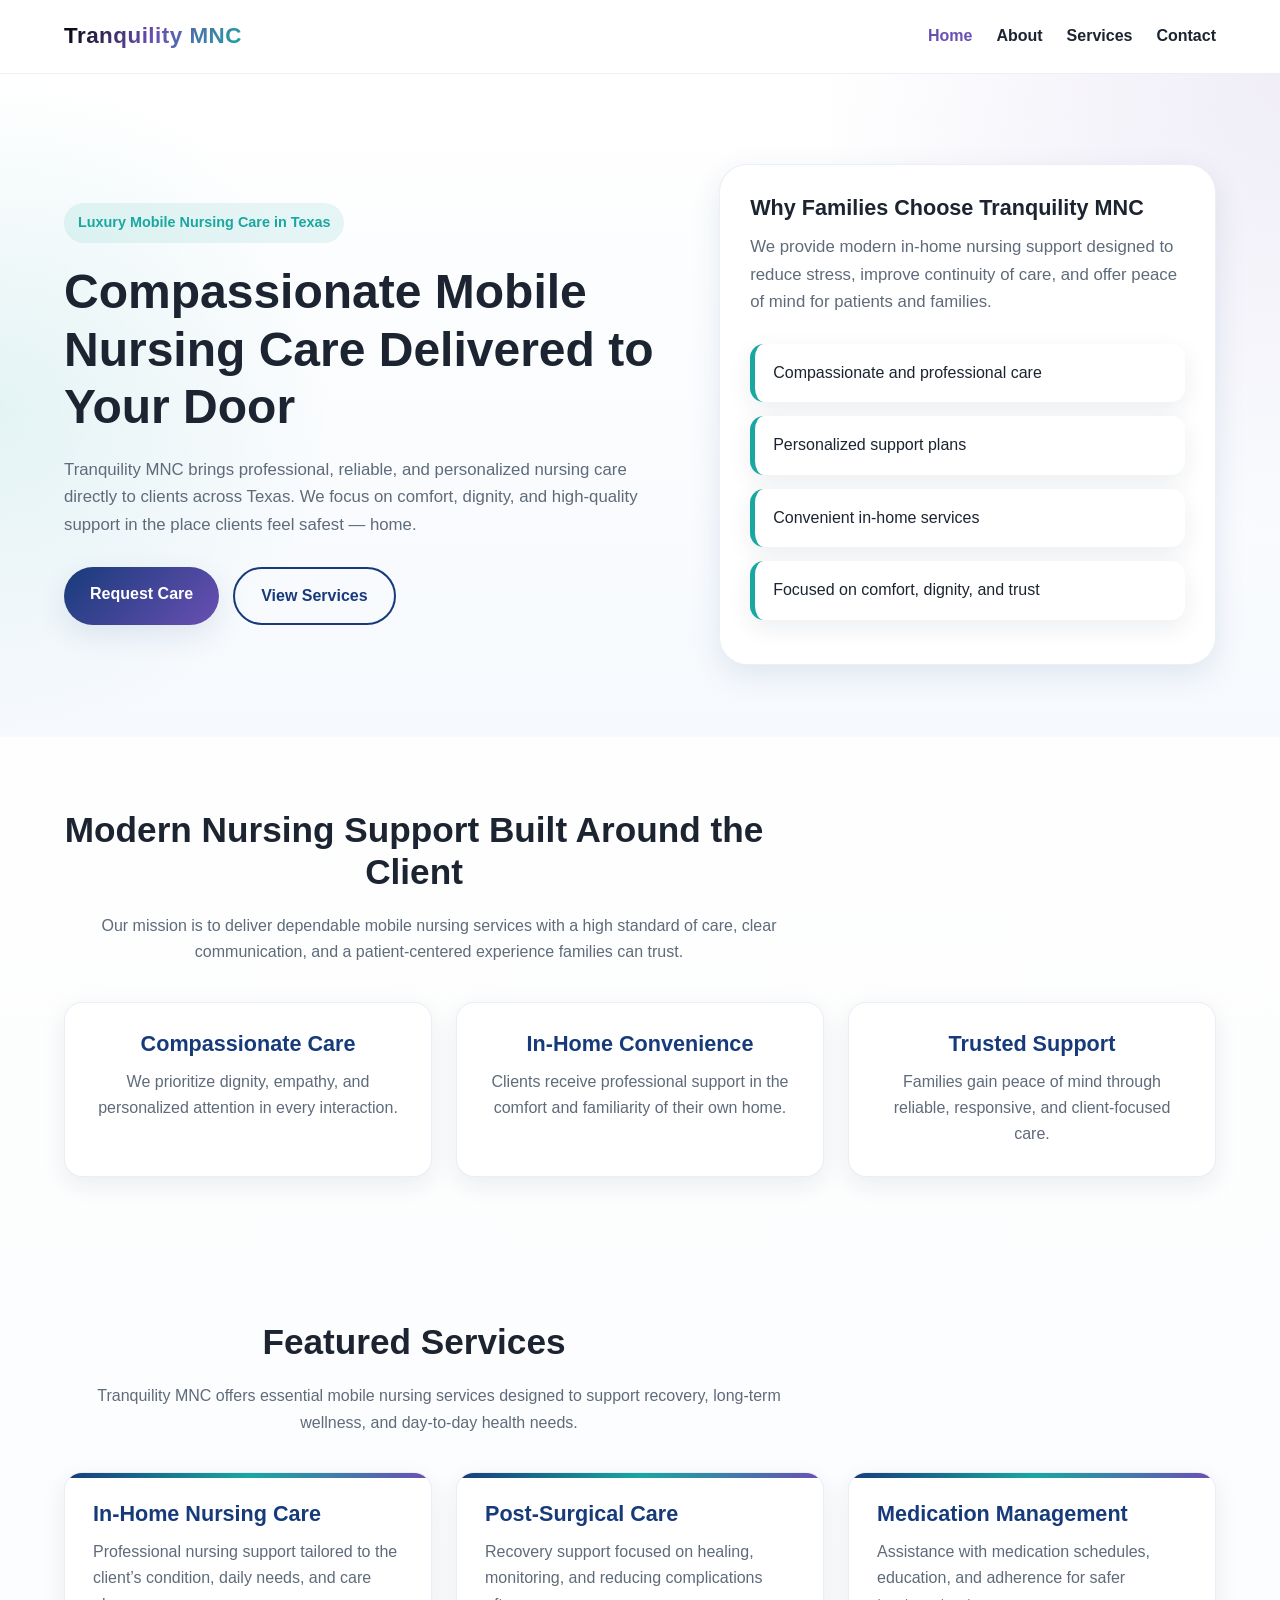
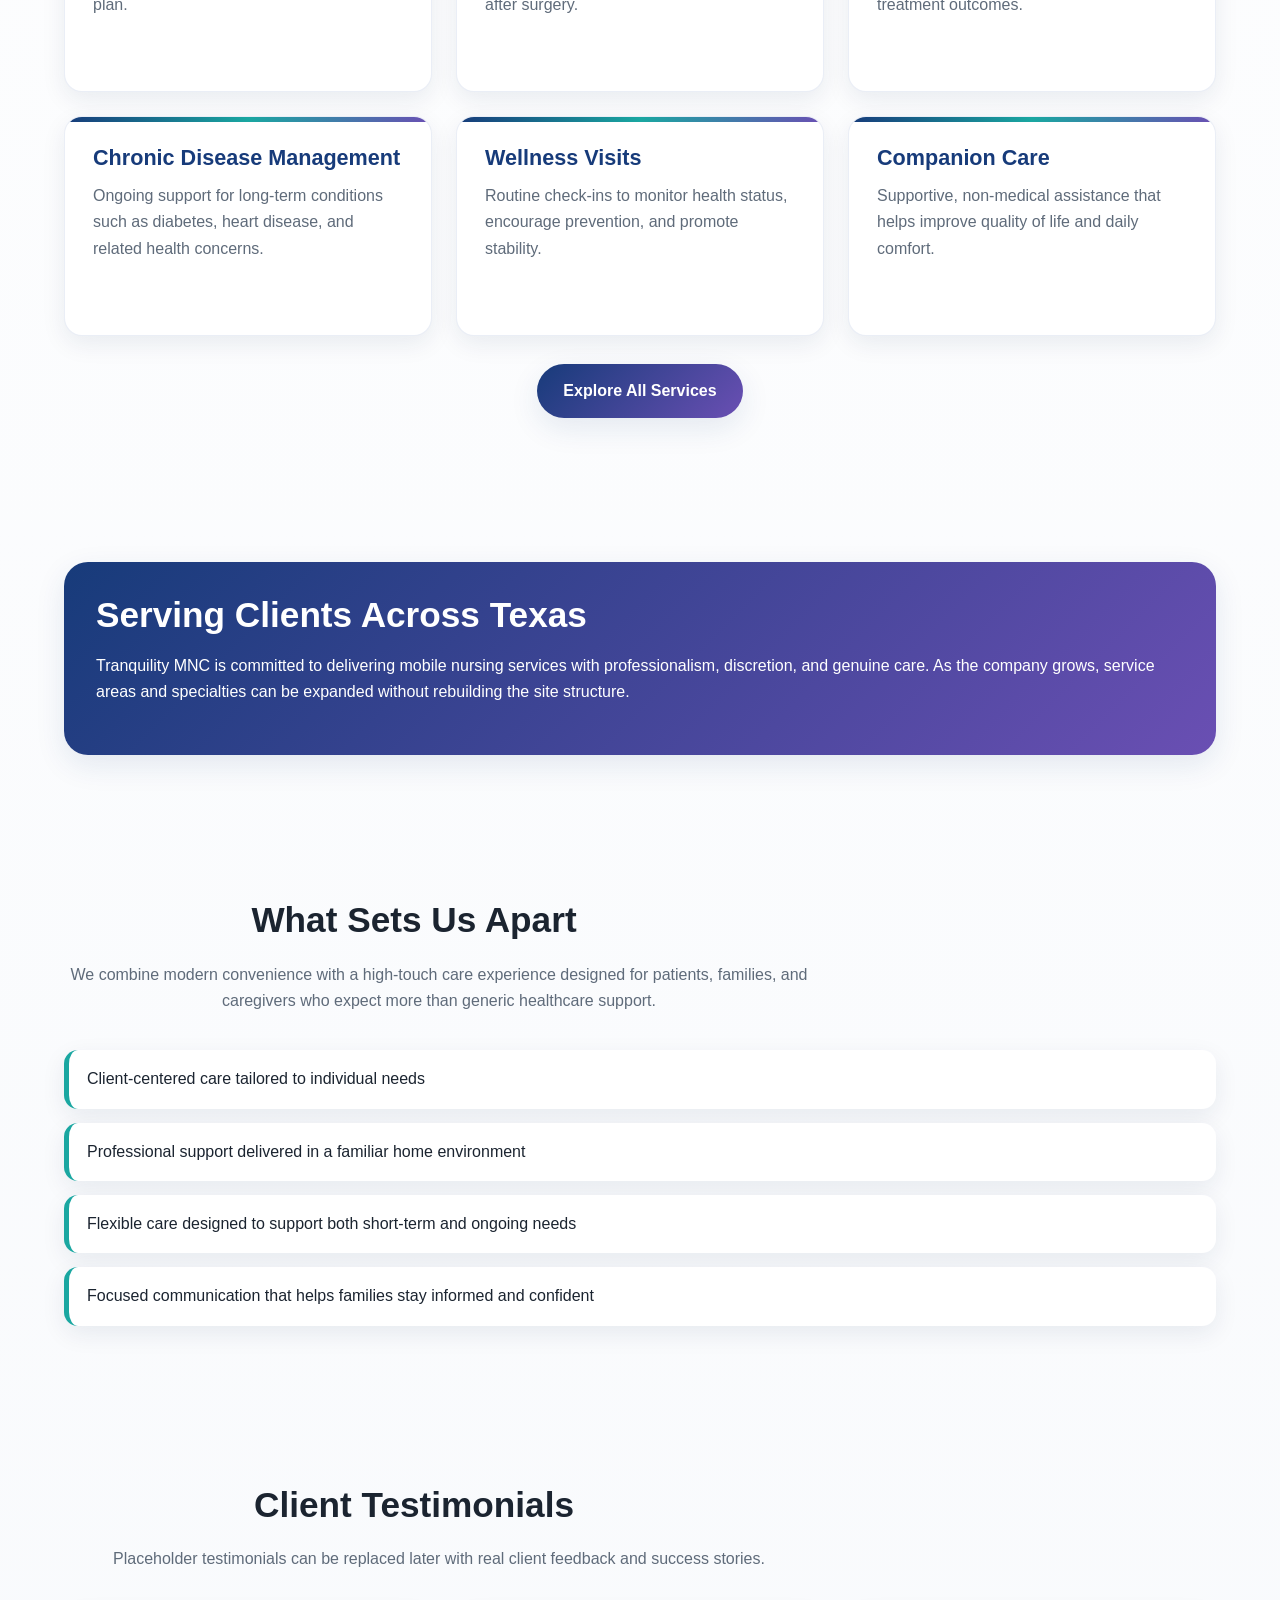
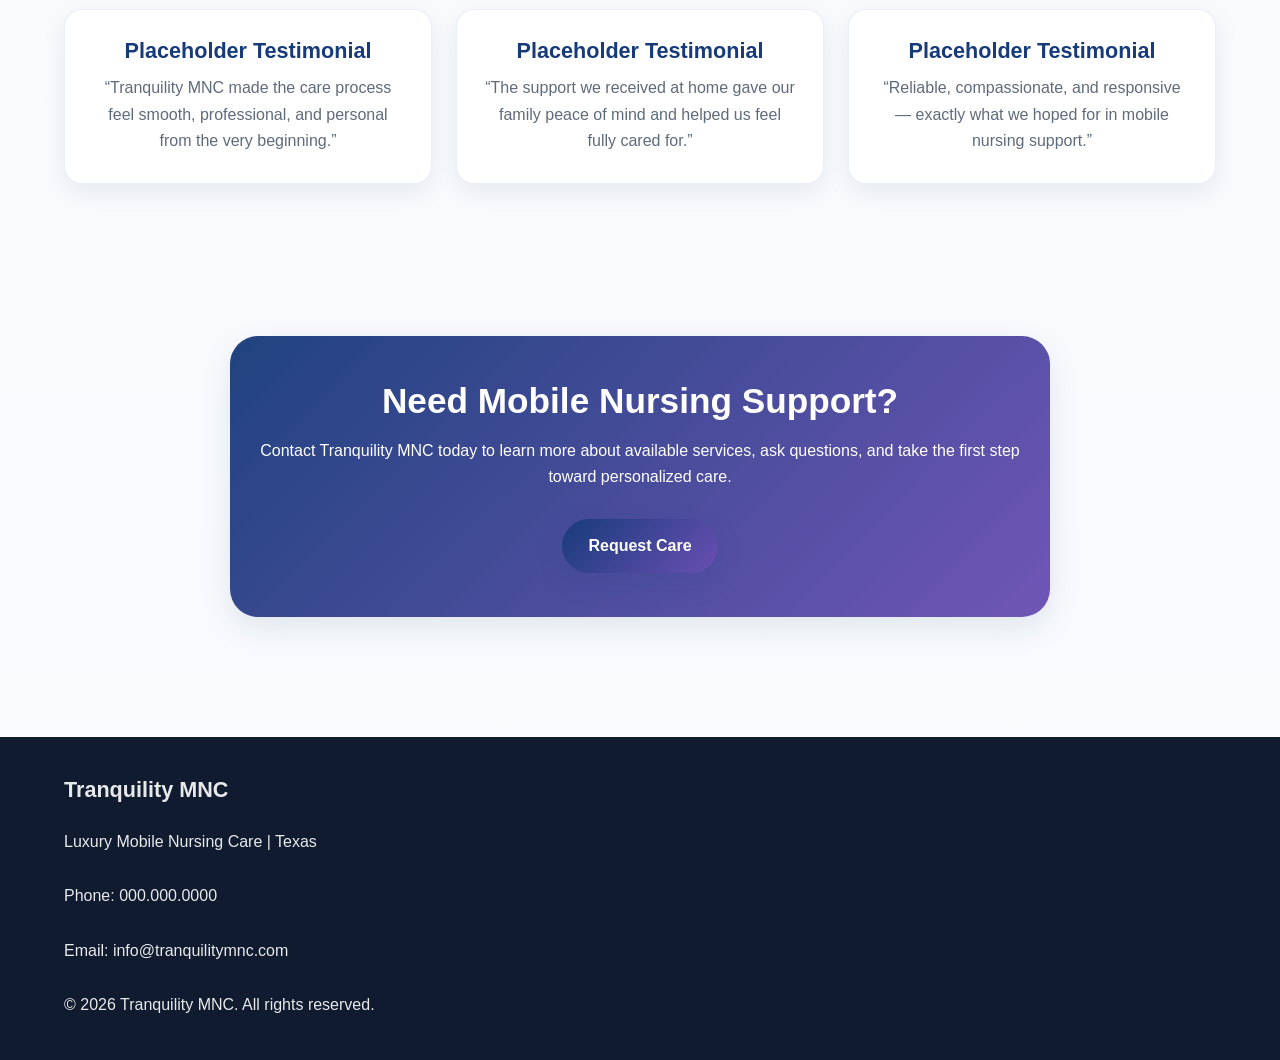
<file: index.html>
<!DOCTYPE html>
<html lang="en">
<head>
  <meta charset="UTF-8" />
  <meta name="viewport" content="width=device-width, initial-scale=1.0" />
  <title>Tranquility MNC | Luxury Mobile Nursing Care in Texas</title>
  <meta
    name="description"
    content="Tranquility MNC provides compassionate, professional mobile nursing care throughout Texas, delivering personalized support in the comfort of home."
  />
  <link rel="stylesheet" href="style.css" />
</head>
<body>

  <header class="site-header">
    <nav class="navbar">
      <a href="index.html" class="logo">Tranquility MNC</a>

      <button class="menu-toggle" aria-label="Toggle menu" aria-expanded="false">
        ☰
      </button>

      <ul class="nav-links">
        <li><a href="index.html" class="active">Home</a></li>
        <li><a href="about.html">About</a></li>
        <li><a href="services.html">Services</a></li>
        <li><a href="contact.html">Contact</a></li>
      </ul>
    </nav>
  </header>

  <main>
    <section class="hero">
      <div class="container hero-grid">
        <div>
          <div class="hero-badge">Luxury Mobile Nursing Care in Texas</div>
          <h1>Compassionate Mobile Nursing Care Delivered to Your Door</h1>
          <p>
            Tranquility MNC brings professional, reliable, and personalized nursing
            care directly to clients across Texas. We focus on comfort, dignity,
            and high-quality support in the place clients feel safest — home.
          </p>

          <div class="hero-actions">
            <a href="contact.html" class="btn">Request Care</a>
            <a href="services.html" class="btn btn-secondary">View Services</a>
          </div>
        </div>

        <div class="hero-card">
          <h3>Why Families Choose Tranquility MNC</h3>
          <p>
            We provide modern in-home nursing support designed to reduce stress,
            improve continuity of care, and offer peace of mind for patients and families.
          </p>
          <ul class="trust-list">
            <li>Compassionate and professional care</li>
            <li>Personalized support plans</li>
            <li>Convenient in-home services</li>
            <li>Focused on comfort, dignity, and trust</li>
          </ul>
        </div>
      </div>
    </section>

    <section>
      <div class="container text-center">
        <h2 class="section-title">Modern Nursing Support Built Around the Client</h2>
        <p class="section-subtitle">
          Our mission is to deliver dependable mobile nursing services with a high standard of care,
          clear communication, and a patient-centered experience families can trust.
        </p>

        <div class="grid grid-3">
          <div class="card">
            <h3>Compassionate Care</h3>
            <p>
              We prioritize dignity, empathy, and personalized attention in every interaction.
            </p>
          </div>

          <div class="card">
            <h3>In-Home Convenience</h3>
            <p>
              Clients receive professional support in the comfort and familiarity of their own home.
            </p>
          </div>

          <div class="card">
            <h3>Trusted Support</h3>
            <p>
              Families gain peace of mind through reliable, responsive, and client-focused care.
            </p>
          </div>
        </div>
      </div>
    </section>

    <section>
      <div class="container">
        <h2 class="section-title text-center">Featured Services</h2>
        <p class="section-subtitle text-center">
          Tranquility MNC offers essential mobile nursing services designed to support recovery,
          long-term wellness, and day-to-day health needs.
        </p>

        <div class="service-list">
          <div class="card service-card">
            <h3>In-Home Nursing Care</h3>
            <p>
              Professional nursing support tailored to the client’s condition, daily needs, and care plan.
            </p>
          </div>

          <div class="card service-card">
            <h3>Post-Surgical Care</h3>
            <p>
              Recovery support focused on healing, monitoring, and reducing complications after surgery.
            </p>
          </div>

          <div class="card service-card">
            <h3>Medication Management</h3>
            <p>
              Assistance with medication schedules, education, and adherence for safer treatment outcomes.
            </p>
          </div>

          <div class="card service-card">
            <h3>Chronic Disease Management</h3>
            <p>
              Ongoing support for long-term conditions such as diabetes, heart disease, and related health concerns.
            </p>
          </div>

          <div class="card service-card">
            <h3>Wellness Visits</h3>
            <p>
              Routine check-ins to monitor health status, encourage prevention, and promote stability.
            </p>
          </div>

          <div class="card service-card">
            <h3>Companion Care</h3>
            <p>
              Supportive, non-medical assistance that helps improve quality of life and daily comfort.
            </p>
          </div>
        </div>

        <div style="text-align: center; margin-top: 28px;">
          <a href="services.html" class="btn">Explore All Services</a>
        </div>
      </div>
    </section>

    <section>
      <div class="container">
        <div class="feature-strip">
          <h2>Serving Clients Across Texas</h2>
          <p>
            Tranquility MNC is committed to delivering mobile nursing services with professionalism,
            discretion, and genuine care. As the company grows, service areas and specialties can be
            expanded without rebuilding the site structure.
          </p>
        </div>
      </div>
    </section>

    <section>
      <div class="container">
        <h2 class="section-title text-center">What Sets Us Apart</h2>
        <p class="section-subtitle text-center">
          We combine modern convenience with a high-touch care experience designed for patients,
          families, and caregivers who expect more than generic healthcare support.
        </p>

        <ul class="benefits-list">
          <li>Client-centered care tailored to individual needs</li>
          <li>Professional support delivered in a familiar home environment</li>
          <li>Flexible care designed to support both short-term and ongoing needs</li>
          <li>Focused communication that helps families stay informed and confident</li>
        </ul>
      </div>
    </section>

    <section>
      <div class="container text-center">
        <h2 class="section-title">Client Testimonials</h2>
        <p class="section-subtitle">
          Placeholder testimonials can be replaced later with real client feedback and success stories.
        </p>

        <div class="grid grid-3">
          <div class="card">
            <h3>Placeholder Testimonial</h3>
            <p>
              “Tranquility MNC made the care process feel smooth, professional, and personal from the very beginning.”
            </p>
          </div>

          <div class="card">
            <h3>Placeholder Testimonial</h3>
            <p>
              “The support we received at home gave our family peace of mind and helped us feel fully cared for.”
            </p>
          </div>

          <div class="card">
            <h3>Placeholder Testimonial</h3>
            <p>
              “Reliable, compassionate, and responsive — exactly what we hoped for in mobile nursing support.”
            </p>
          </div>
        </div>
      </div>
    </section>

    <section class="cta-section">
      <div class="container">
        <div class="cta-box">
          <h2>Need Mobile Nursing Support?</h2>
          <p>
            Contact Tranquility MNC today to learn more about available services, ask questions,
            and take the first step toward personalized care.
          </p>
          <a href="contact.html" class="btn">Request Care</a>
        </div>
      </div>
    </section>
  </main>

  <footer class="site-footer">
    <div class="container">
      <h3>Tranquility MNC</h3>
      <p>Luxury Mobile Nursing Care | Texas</p>
      <p>Phone: 000.000.0000</p>
      <p>Email: info@tranquilitymnc.com</p>
      <p>&copy; 2026 Tranquility MNC. All rights reserved.</p>
    </div>
  </footer>

  <script src="script.js"></script>
</body>
</html>
</file>
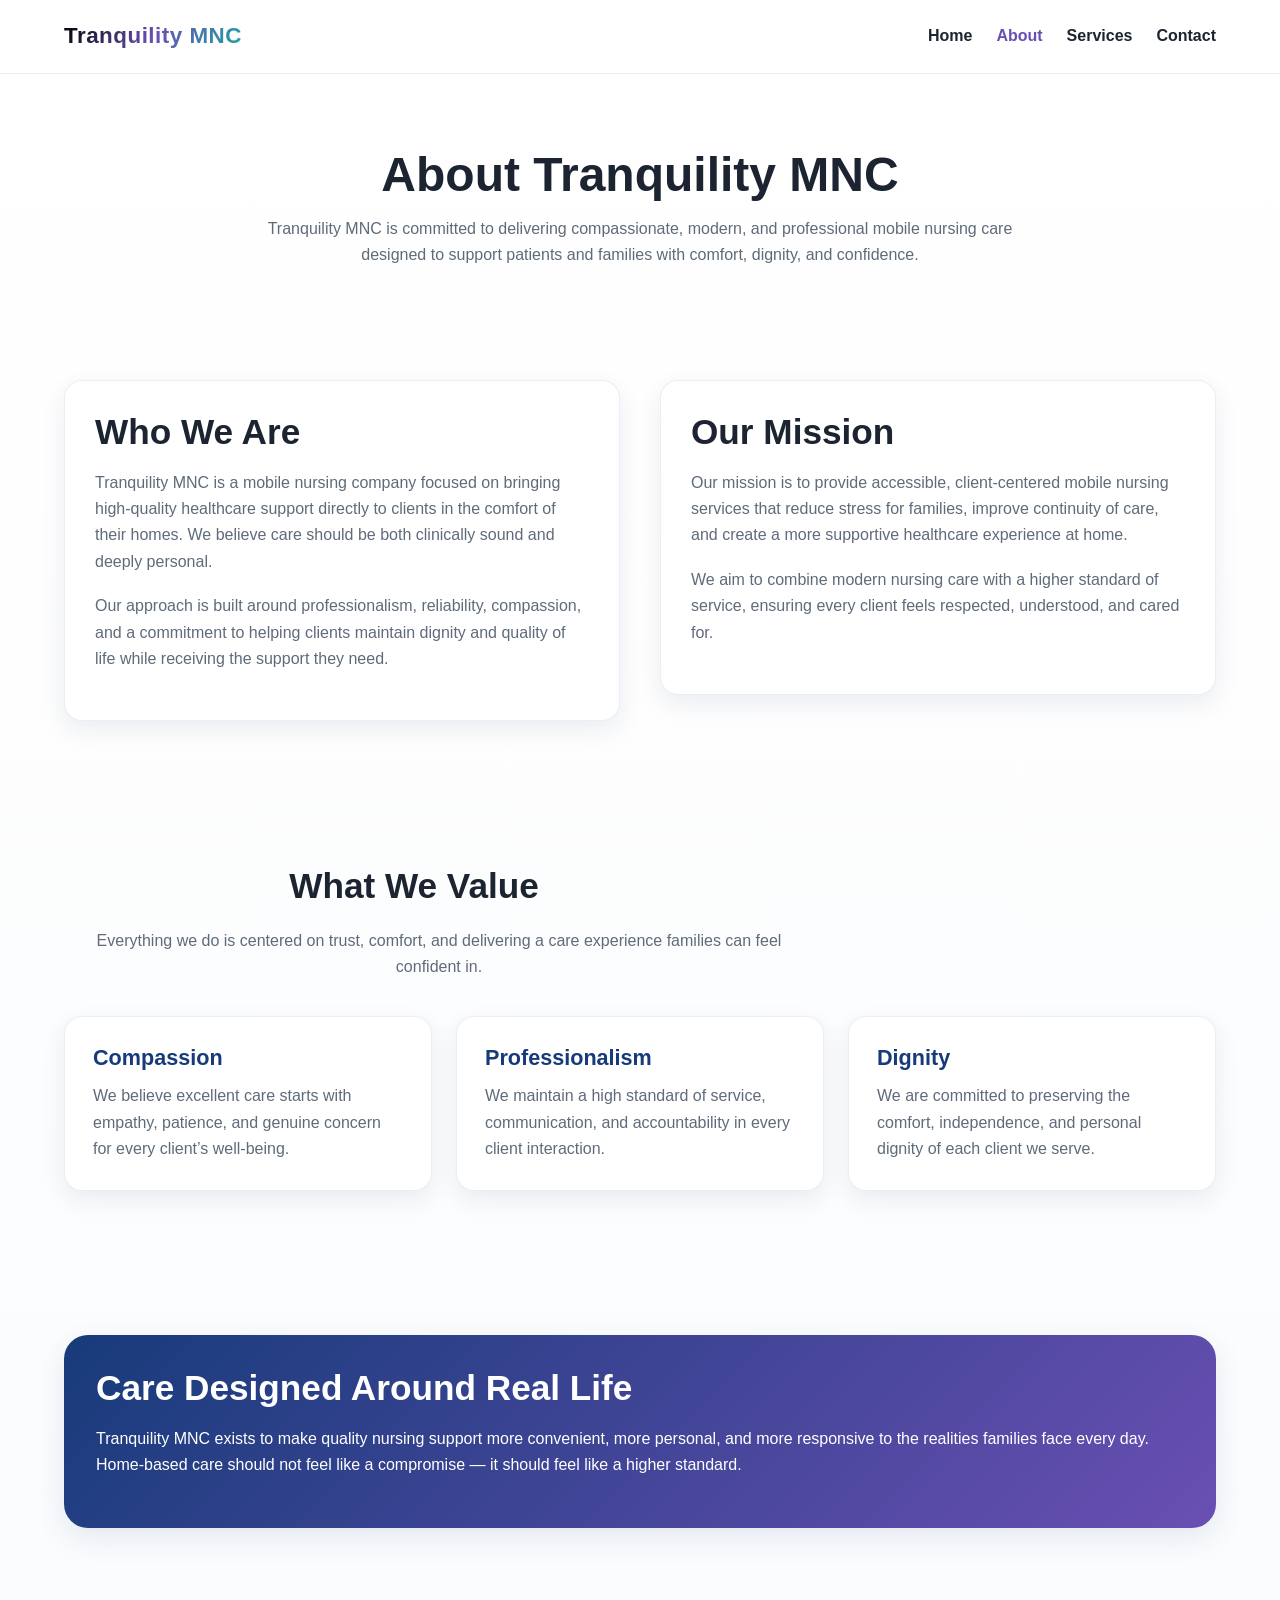
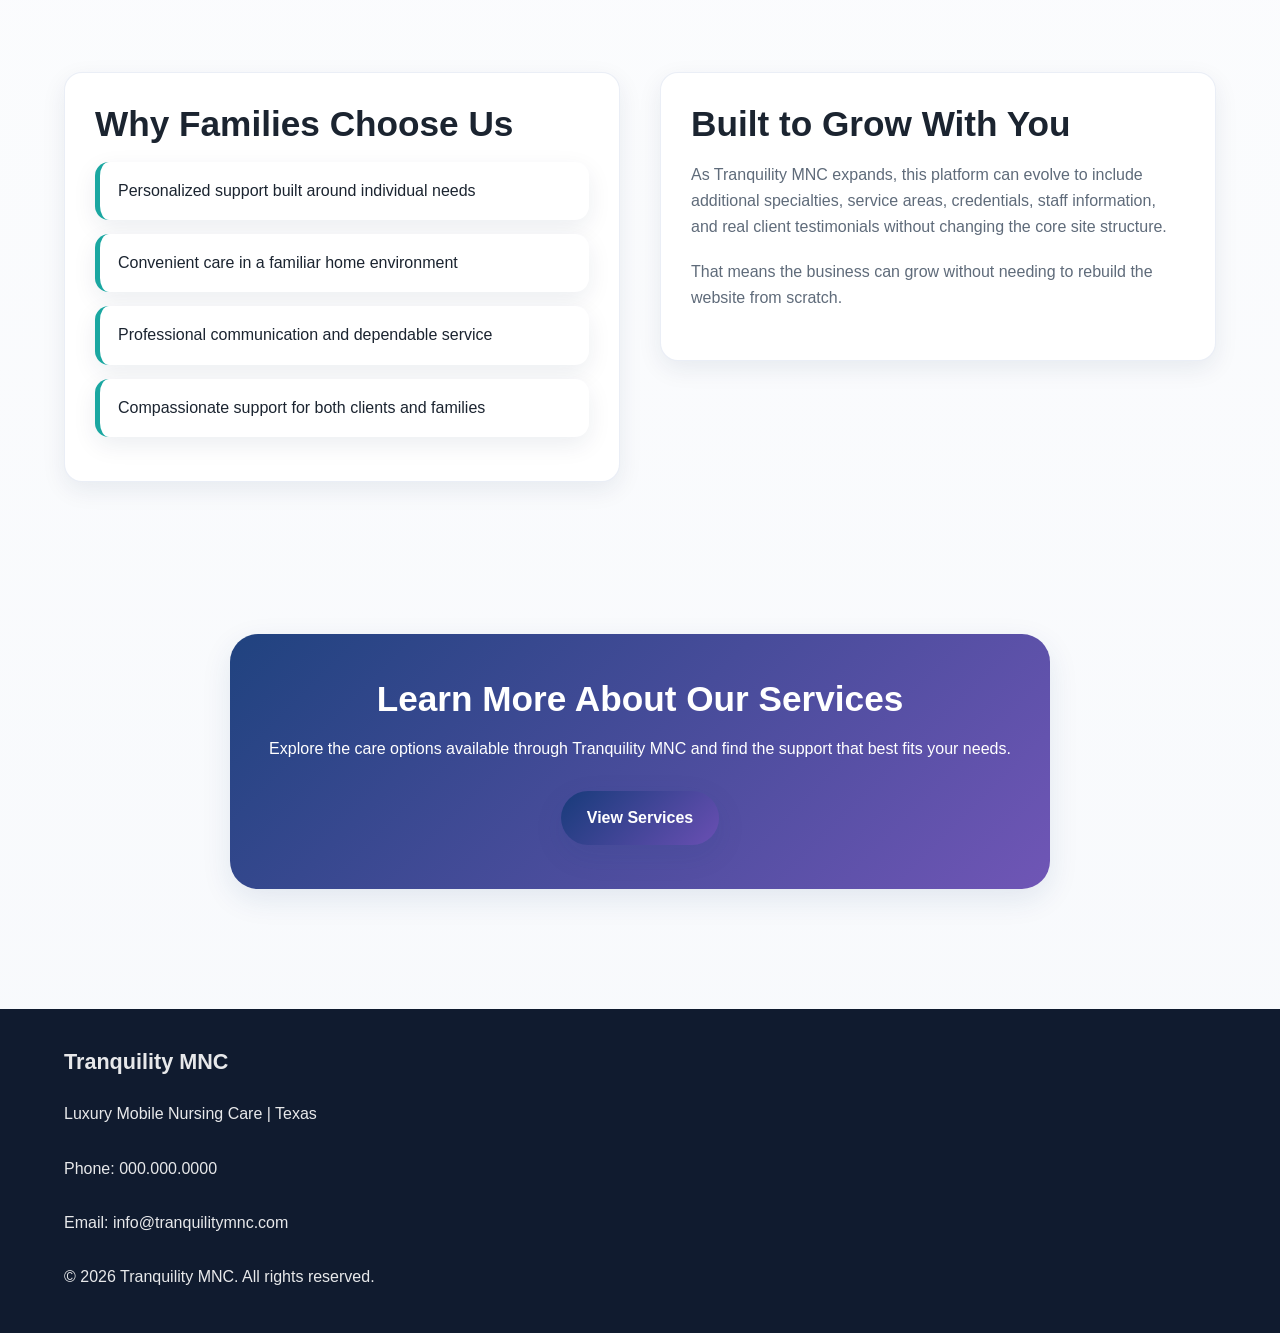
<file: about.html>
<!DOCTYPE html>
<html lang="en">
<head>
  <meta charset="UTF-8" />
  <meta name="viewport" content="width=device-width, initial-scale=1.0" />
  <title>About | Tranquility MNC</title>
  <meta
    name="description"
    content="Learn more about Tranquility MNC and our mission to provide compassionate, professional mobile nursing care throughout Texas."
  />
  <link rel="stylesheet" href="style.css" />
</head>
<body>

  <header class="site-header">
    <nav class="navbar">
      <a href="index.html" class="logo">Tranquility MNC</a>

      <button class="menu-toggle" aria-label="Toggle menu" aria-expanded="false">
        ☰
      </button>

      <ul class="nav-links">
        <li><a href="index.html">Home</a></li>
        <li><a href="about.html" class="active">About</a></li>
        <li><a href="services.html">Services</a></li>
        <li><a href="contact.html">Contact</a></li>
      </ul>
    </nav>
  </header>

  <main>
    <section class="page-hero">
      <div class="container">
        <h1>About Tranquility MNC</h1>
        <p>
          Tranquility MNC is committed to delivering compassionate, modern, and
          professional mobile nursing care designed to support patients and families
          with comfort, dignity, and confidence.
        </p>
      </div>
    </section>

    <section>
      <div class="container about-layout">
        <div class="about-box">
          <h2>Who We Are</h2>
          <p>
            Tranquility MNC is a mobile nursing company focused on bringing high-quality
            healthcare support directly to clients in the comfort of their homes.
            We believe care should be both clinically sound and deeply personal.
          </p>
          <p>
            Our approach is built around professionalism, reliability, compassion,
            and a commitment to helping clients maintain dignity and quality of life
            while receiving the support they need.
          </p>
        </div>

        <div class="about-box">
          <h2>Our Mission</h2>
          <p>
            Our mission is to provide accessible, client-centered mobile nursing services
            that reduce stress for families, improve continuity of care, and create a
            more supportive healthcare experience at home.
          </p>
          <p>
            We aim to combine modern nursing care with a higher standard of service,
            ensuring every client feels respected, understood, and cared for.
          </p>
        </div>
      </div>
    </section>

    <section>
      <div class="container">
        <h2 class="section-title text-center">What We Value</h2>
        <p class="section-subtitle text-center">
          Everything we do is centered on trust, comfort, and delivering a care experience
          families can feel confident in.
        </p>

        <div class="grid grid-3">
          <div class="card">
            <h3>Compassion</h3>
            <p>
              We believe excellent care starts with empathy, patience, and genuine concern
              for every client’s well-being.
            </p>
          </div>

          <div class="card">
            <h3>Professionalism</h3>
            <p>
              We maintain a high standard of service, communication, and accountability
              in every client interaction.
            </p>
          </div>

          <div class="card">
            <h3>Dignity</h3>
            <p>
              We are committed to preserving the comfort, independence, and personal dignity
              of each client we serve.
            </p>
          </div>
        </div>
      </div>
    </section>

    <section>
      <div class="container">
        <div class="feature-strip">
          <h2>Care Designed Around Real Life</h2>
          <p>
            Tranquility MNC exists to make quality nursing support more convenient,
            more personal, and more responsive to the realities families face every day.
            Home-based care should not feel like a compromise — it should feel like a higher standard.
          </p>
        </div>
      </div>
    </section>

    <section>
      <div class="container about-layout">
        <div class="about-box">
          <h2>Why Families Choose Us</h2>
          <ul class="benefits-list">
            <li>Personalized support built around individual needs</li>
            <li>Convenient care in a familiar home environment</li>
            <li>Professional communication and dependable service</li>
            <li>Compassionate support for both clients and families</li>
          </ul>
        </div>

        <div class="about-box">
          <h2>Built to Grow With You</h2>
          <p>
            As Tranquility MNC expands, this platform can evolve to include additional
            specialties, service areas, credentials, staff information, and real client
            testimonials without changing the core site structure.
          </p>
          <p>
            That means the business can grow without needing to rebuild the website from scratch.
          </p>
        </div>
      </div>
    </section>

    <section class="cta-section">
      <div class="container">
        <div class="cta-box">
          <h2>Learn More About Our Services</h2>
          <p>
            Explore the care options available through Tranquility MNC and find the support
            that best fits your needs.
          </p>
          <a href="services.html" class="btn">View Services</a>
        </div>
      </div>
    </section>
  </main>

  <footer class="site-footer">
    <div class="container">
      <h3>Tranquility MNC</h3>
      <p>Luxury Mobile Nursing Care | Texas</p>
      <p>Phone: 000.000.0000</p>
      <p>Email: info@tranquilitymnc.com</p>
      <p>&copy; 2026 Tranquility MNC. All rights reserved.</p>
    </div>
  </footer>

  <script src="script.js"></script>
</body>
</html>
</file>
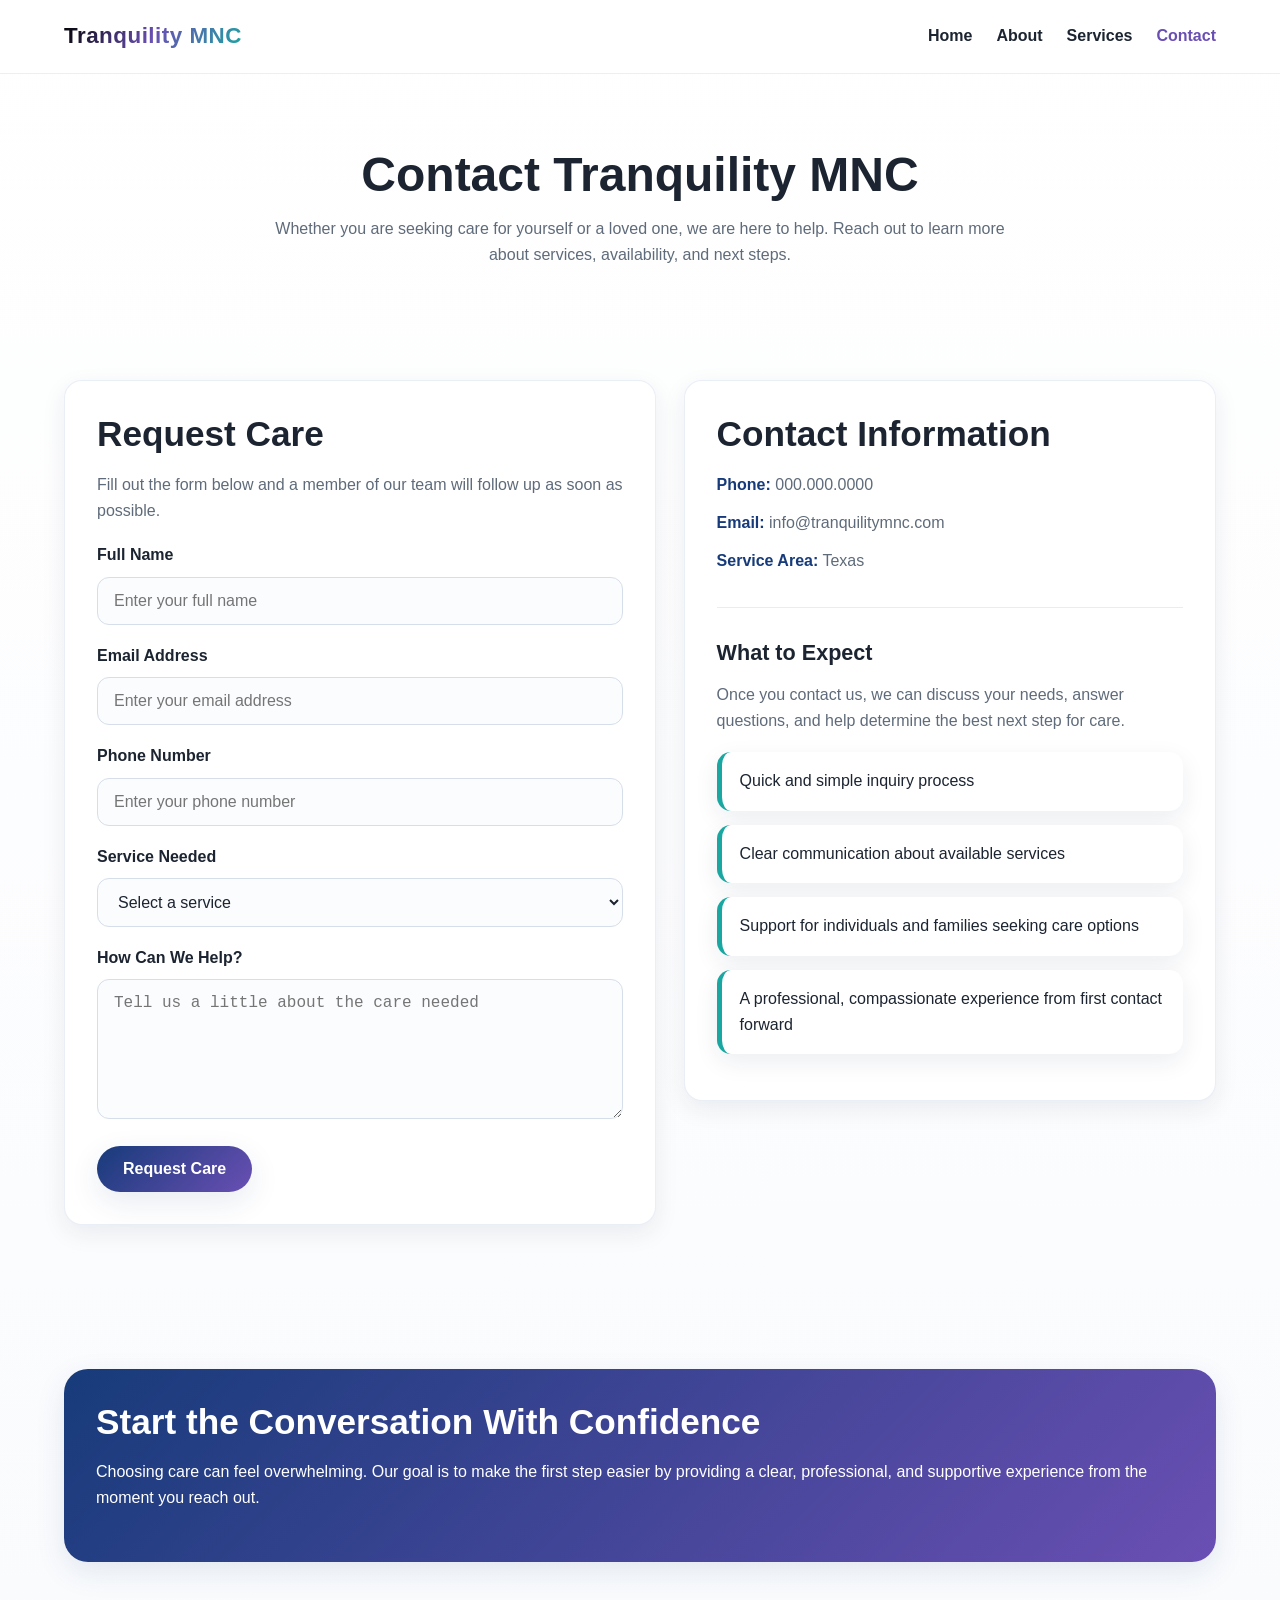
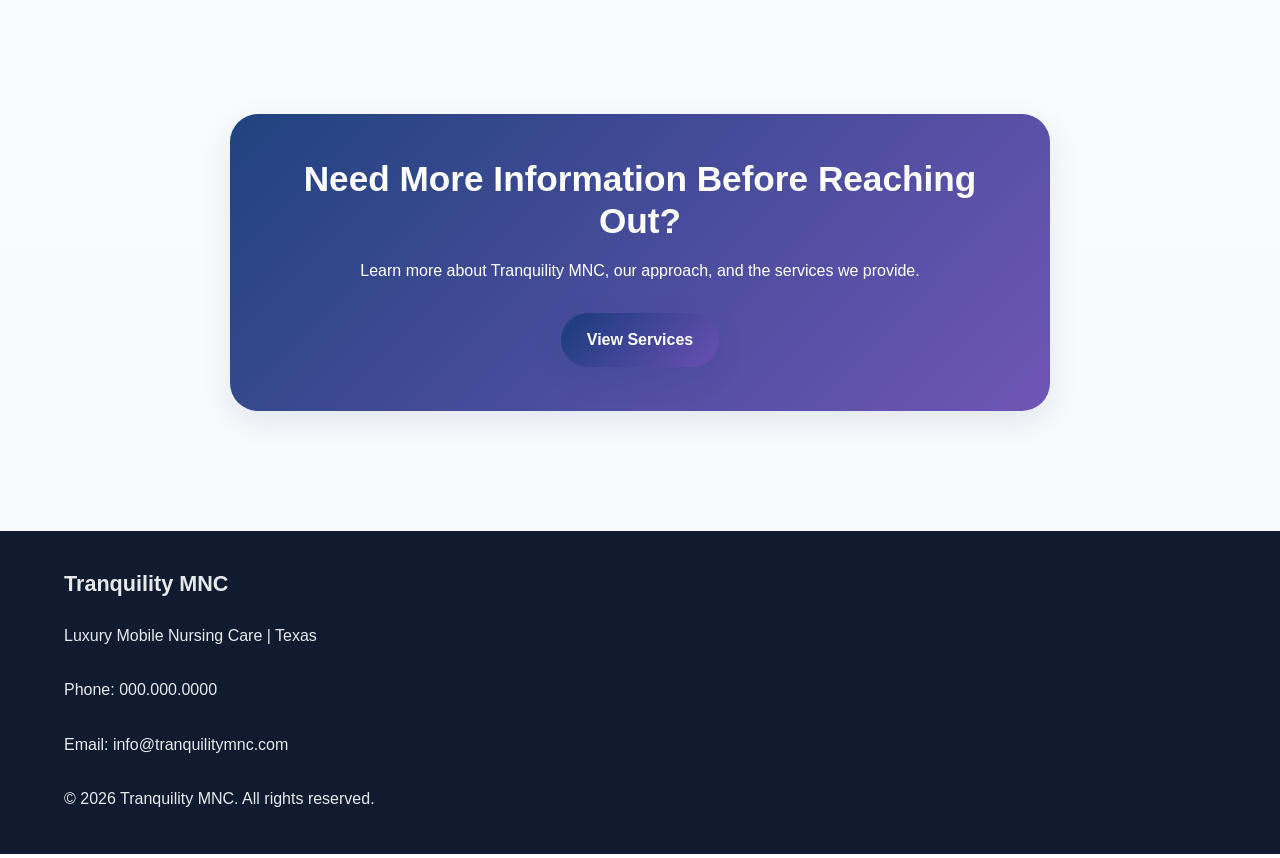
<file: contact.html>
<!DOCTYPE html>
<html lang="en">
<head>
  <meta charset="UTF-8" />
  <meta name="viewport" content="width=device-width, initial-scale=1.0" />
  <title>Contact | Tranquility MNC</title>
  <meta
    name="description"
    content="Contact Tranquility MNC to request mobile nursing care, ask questions, or learn more about available services in Texas."
  />
  <link rel="stylesheet" href="style.css" />
</head>
<body>

  <header class="site-header">
    <nav class="navbar">
      <a href="index.html" class="logo">Tranquility MNC</a>

      <button class="menu-toggle" aria-label="Toggle menu" aria-expanded="false">
        ☰
      </button>

      <ul class="nav-links">
        <li><a href="index.html">Home</a></li>
        <li><a href="about.html">About</a></li>
        <li><a href="services.html">Services</a></li>
        <li><a href="contact.html" class="active">Contact</a></li>
      </ul>
    </nav>
  </header>

  <main>
    <section class="page-hero">
      <div class="container">
        <h1>Contact Tranquility MNC</h1>
        <p>
          Whether you are seeking care for yourself or a loved one, we are here to help.
          Reach out to learn more about services, availability, and next steps.
        </p>
      </div>
    </section>

    <section>
      <div class="container contact-layout">
        <div class="form-card">
          <h2>Request Care</h2>
          <p>
            Fill out the form below and a member of our team will follow up as soon as possible.
          </p>

          <form action="#" method="POST">
            <label for="name">Full Name</label>
            <input type="text" id="name" name="name" placeholder="Enter your full name" required />

            <label for="email">Email Address</label>
            <input type="email" id="email" name="email" placeholder="Enter your email address" required />

            <label for="phone">Phone Number</label>
            <input type="tel" id="phone" name="phone" placeholder="Enter your phone number" />

            <label for="service">Service Needed</label>
            <select id="service" name="service" required>
              <option value="">Select a service</option>
              <option value="In-Home Nursing Care">In-Home Nursing Care</option>
              <option value="Post-Surgical Care">Post-Surgical Care</option>
              <option value="Medication Management">Medication Management</option>
              <option value="Chronic Disease Management">Chronic Disease Management</option>
              <option value="Wellness Visits">Wellness Visits</option>
              <option value="Companion Care">Companion Care</option>
            </select>

            <label for="message">How Can We Help?</label>
            <textarea
              id="message"
              name="message"
              rows="6"
              placeholder="Tell us a little about the care needed"
              required
            ></textarea>

            <button type="submit">Request Care</button>
          </form>
        </div>

        <div class="contact-card">
          <h2>Contact Information</h2>
          <div class="contact-info">
            <p><strong>Phone:</strong> 000.000.0000</p>
            <p><strong>Email:</strong> info@tranquilitymnc.com</p>
            <p><strong>Service Area:</strong> Texas</p>
          </div>

          <hr>

          <h3>What to Expect</h3>
          <p>
            Once you contact us, we can discuss your needs, answer questions, and help determine
            the best next step for care.
          </p>

          <ul class="benefits-list">
            <li>Quick and simple inquiry process</li>
            <li>Clear communication about available services</li>
            <li>Support for individuals and families seeking care options</li>
            <li>A professional, compassionate experience from first contact forward</li>
          </ul>
        </div>
      </div>
    </section>

    <section>
      <div class="container">
        <div class="feature-strip">
          <h2>Start the Conversation With Confidence</h2>
          <p>
            Choosing care can feel overwhelming. Our goal is to make the first step easier
            by providing a clear, professional, and supportive experience from the moment you reach out.
          </p>
        </div>
      </div>
    </section>

    <section class="cta-section">
      <div class="container">
        <div class="cta-box">
          <h2>Need More Information Before Reaching Out?</h2>
          <p>
            Learn more about Tranquility MNC, our approach, and the services we provide.
          </p>
          <a href="services.html" class="btn">View Services</a>
        </div>
      </div>
    </section>
  </main>

  <footer class="site-footer">
    <div class="container">
      <h3>Tranquility MNC</h3>
      <p>Luxury Mobile Nursing Care | Texas</p>
      <p>Phone: 000.000.0000</p>
      <p>Email: info@tranquilitymnc.com</p>
      <p>&copy; 2026 Tranquility MNC. All rights reserved.</p>
    </div>
  </footer>

  <script src="script.js"></script>
</body>
</html>
</file>
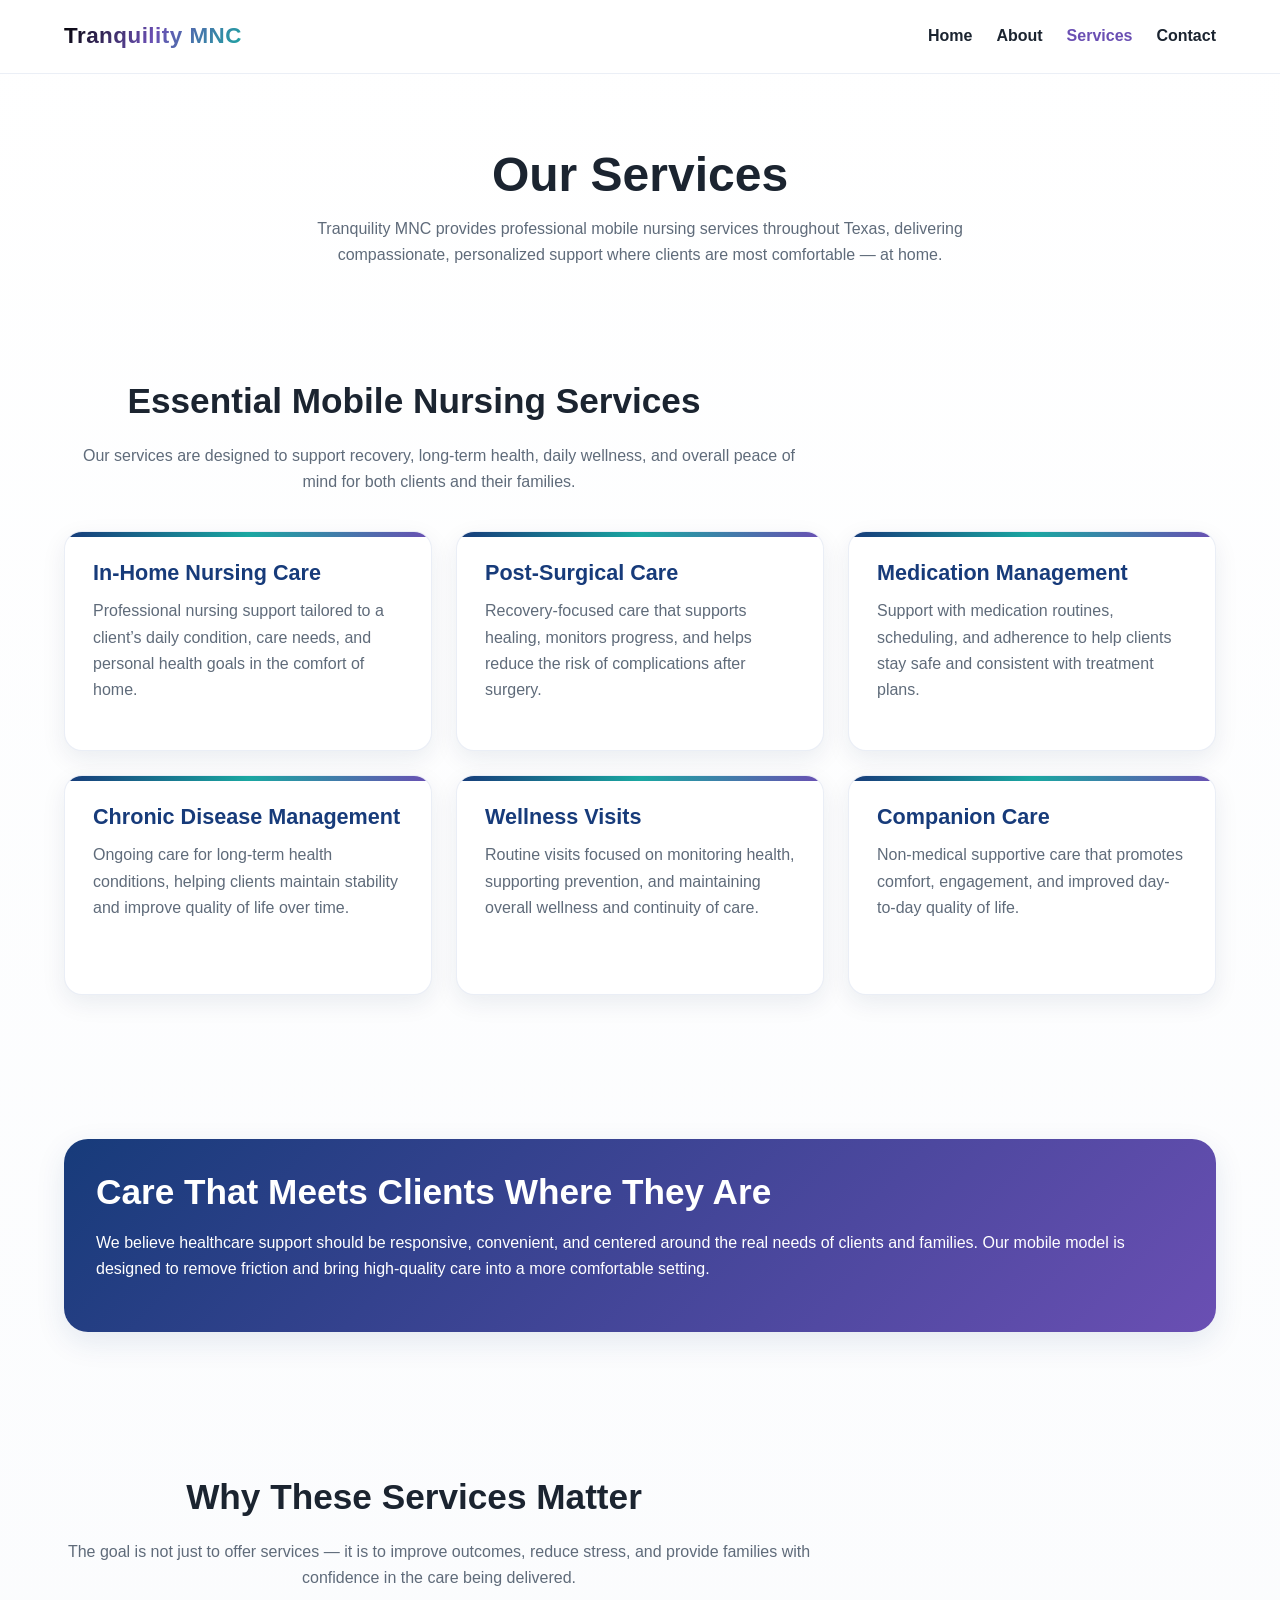
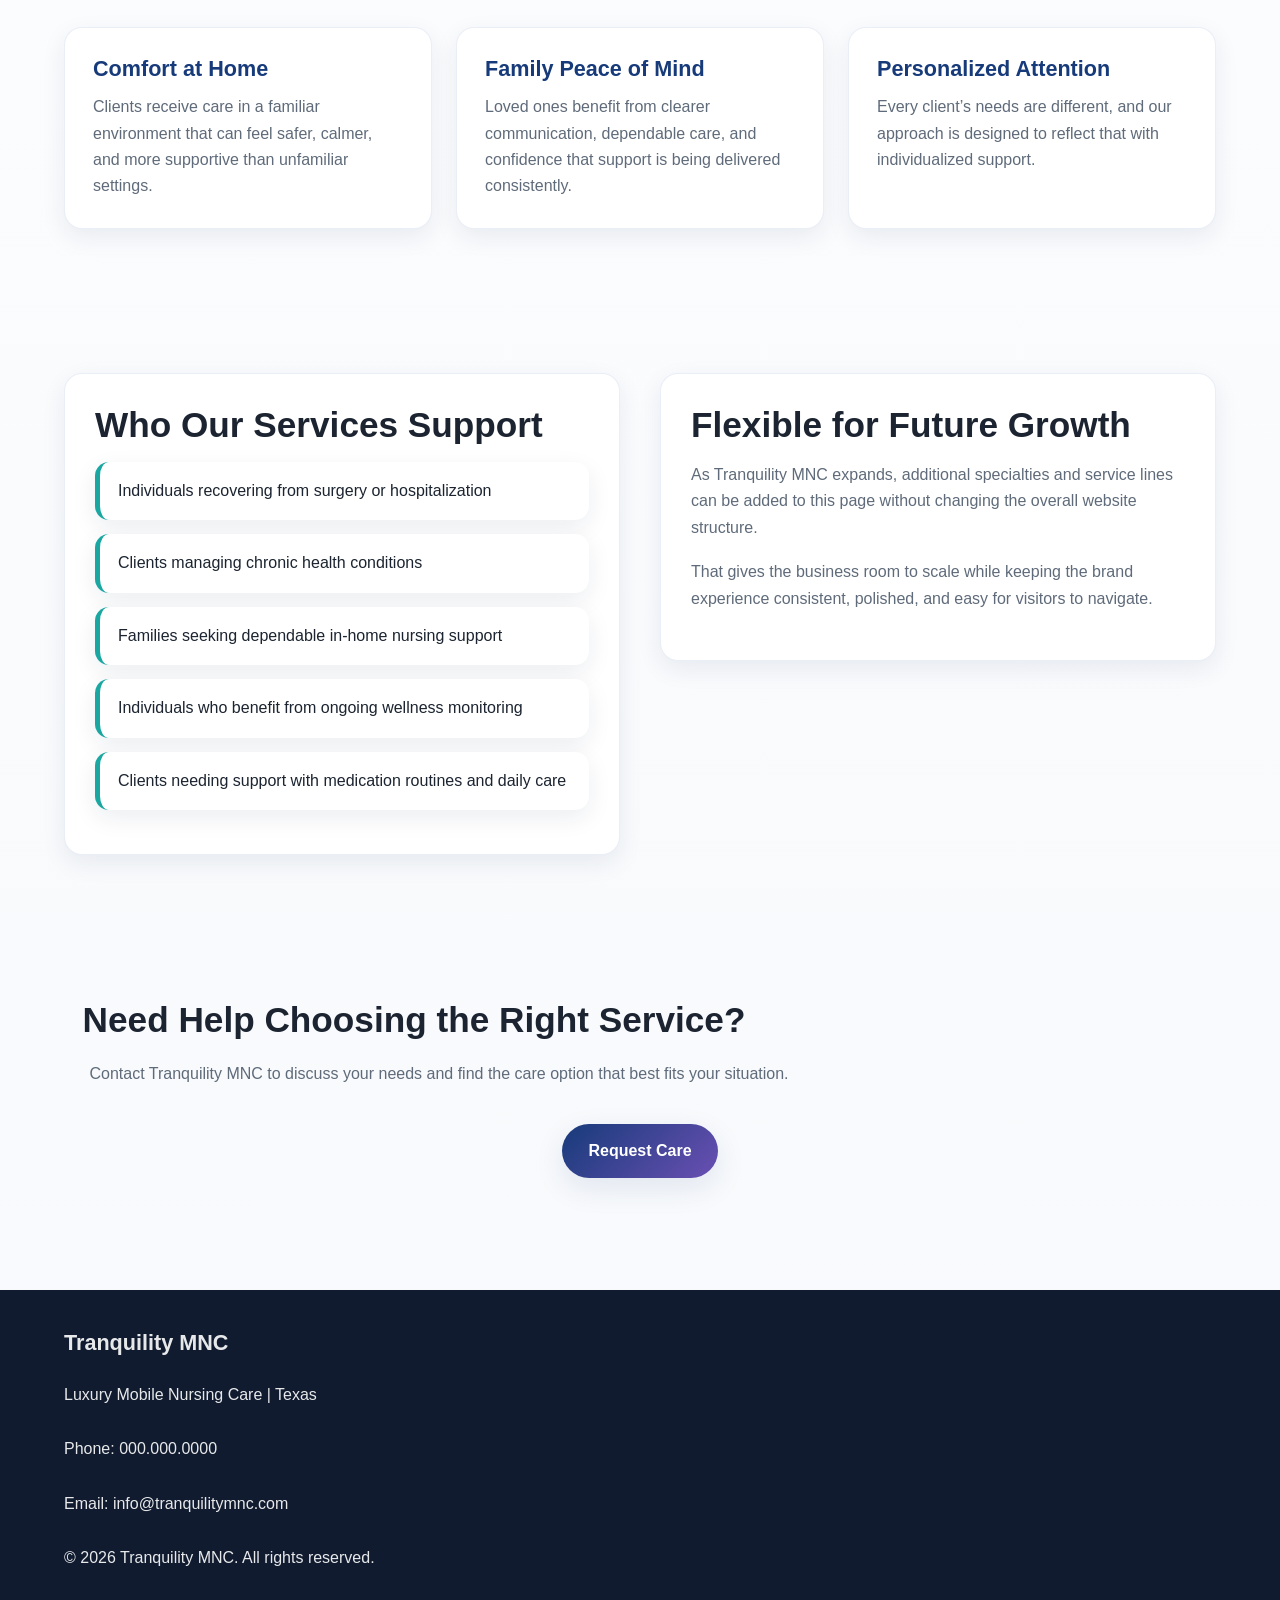
<file: services.html>
<!DOCTYPE html>
<html lang="en">
<head>
  <meta charset="UTF-8" />
  <meta name="viewport" content="width=device-width, initial-scale=1.0" />
  <title>Services | Tranquility MNC</title>
  <meta
    name="description"
    content="Explore the mobile nursing services offered by Tranquility MNC, including in-home nursing care, post-surgical support, medication management, and more throughout Texas."
  />
  <link rel="stylesheet" href="style.css" />
</head>
<body>

  <header class="site-header">
    <nav class="navbar">
     <a href="index.html" class="logo">Tranquility MNC</a>

      <button class="menu-toggle" aria-label="Toggle menu" aria-expanded="false">
        ☰
      </button>

      <ul class="nav-links">
        <li><a href="index.html">Home</a></li>
        <li><a href="about.html">About</a></li>
        <li><a href="services.html" class="active">Services</a></li>
        <li><a href="contact.html">Contact</a></li>
      </ul>
    </nav>
  </header>

  <main>
    <section class="page-hero">
      <div class="container">
        <h1>Our Services</h1>
        <p>
          Tranquility MNC provides professional mobile nursing services throughout Texas,
          delivering compassionate, personalized support where clients are most comfortable — at home.
        </p>
      </div>
    </section>

    <section>
      <div class="container">
        <h2 class="section-title text-center">Essential Mobile Nursing Services</h2>
        <p class="section-subtitle text-center">
          Our services are designed to support recovery, long-term health, daily wellness,
          and overall peace of mind for both clients and their families.
        </p>

        <div class="service-list">
          <div class="card service-card">
            <h3>In-Home Nursing Care</h3>
            <p>
              Professional nursing support tailored to a client’s daily condition,
              care needs, and personal health goals in the comfort of home.
            </p>
          </div>

          <div class="card service-card">
            <h3>Post-Surgical Care</h3>
            <p>
              Recovery-focused care that supports healing, monitors progress,
              and helps reduce the risk of complications after surgery.
            </p>
          </div>

          <div class="card service-card">
            <h3>Medication Management</h3>
            <p>
              Support with medication routines, scheduling, and adherence to help
              clients stay safe and consistent with treatment plans.
            </p>
          </div>

          <div class="card service-card">
            <h3>Chronic Disease Management</h3>
            <p>
              Ongoing care for long-term health conditions, helping clients maintain
              stability and improve quality of life over time.
            </p>
          </div>

          <div class="card service-card">
            <h3>Wellness Visits</h3>
            <p>
              Routine visits focused on monitoring health, supporting prevention,
              and maintaining overall wellness and continuity of care.
            </p>
          </div>

          <div class="card service-card">
            <h3>Companion Care</h3>
            <p>
              Non-medical supportive care that promotes comfort, engagement,
              and improved day-to-day quality of life.
            </p>
          </div>
        </div>
      </div>
    </section>

    <section>
      <div class="container">
        <div class="feature-strip">
          <h2>Care That Meets Clients Where They Are</h2>
          <p>
            We believe healthcare support should be responsive, convenient, and centered around
            the real needs of clients and families. Our mobile model is designed to remove friction
            and bring high-quality care into a more comfortable setting.
          </p>
        </div>
      </div>
    </section>

    <section>
      <div class="container">
        <h2 class="section-title text-center">Why These Services Matter</h2>
        <p class="section-subtitle text-center">
          The goal is not just to offer services — it is to improve outcomes, reduce stress,
          and provide families with confidence in the care being delivered.
        </p>

        <div class="grid grid-3">
          <div class="card">
            <h3>Comfort at Home</h3>
            <p>
              Clients receive care in a familiar environment that can feel safer,
              calmer, and more supportive than unfamiliar settings.
            </p>
          </div>

          <div class="card">
            <h3>Family Peace of Mind</h3>
            <p>
              Loved ones benefit from clearer communication, dependable care,
              and confidence that support is being delivered consistently.
            </p>
          </div>

          <div class="card">
            <h3>Personalized Attention</h3>
            <p>
              Every client’s needs are different, and our approach is designed
              to reflect that with individualized support.
            </p>
          </div>
        </div>
      </div>
    </section>

    <section>
      <div class="container about-layout">
        <div class="about-box">
          <h2>Who Our Services Support</h2>
          <ul class="benefits-list">
            <li>Individuals recovering from surgery or hospitalization</li>
            <li>Clients managing chronic health conditions</li>
            <li>Families seeking dependable in-home nursing support</li>
            <li>Individuals who benefit from ongoing wellness monitoring</li>
            <li>Clients needing support with medication routines and daily care</li>
          </ul>
        </div>

        <div class="about-box">
          <h2>Flexible for Future Growth</h2>
          <p>
            As Tranquility MNC expands, additional specialties and service lines can be
            added to this page without changing the overall website structure.
          </p>
          <p>
            That gives the business room to scale while keeping the brand experience
            consistent, polished, and easy for visitors to navigate.
          </p>
        </div>
      </div>
    </section>

    <section>
      <div class="container text-center">
        <h2 class="section-title">Need Help Choosing the Right Service?</h2>
        <p class="section-subtitle">
          Contact Tranquility MNC to discuss your needs and find the care option
          that best fits your situation.
        </p>
        <a href="contact.html" class="btn">Request Care</a>
      </div>
    </section>
  </main>

  <footer class="site-footer">
    <div class="container">
      <h3>Tranquility MNC</h3>
      <p>Luxury Mobile Nursing Care | Texas</p>
      <p>Phone: 000.000.0000</p>
      <p>Email: info@tranquilitymnc.com</p>
      <p>&copy; 2026 Tranquility MNC. All rights reserved.</p>
    </div>
  </footer>

  <script src="script.js"></script>
</body>
</html>
</file>
<file: style.css>
:root {
  --primary-blue: #173b7a;
  --primary-purple: #6a4fb3;
  --primary-teal: #1aa7a1;
  --white: #ffffff;
  --off-white: #f7f9fc;
  --light-gray: #e8edf5;
  --text-dark: #1b2430;
  --text-medium: #5f6b7a;
  --shadow-soft: 0 10px 30px rgba(23, 59, 122, 0.10);
  --shadow-card: 0 8px 24px rgba(19, 39, 76, 0.08);
  --radius: 18px;
  --radius-sm: 12px;
  --max-width: 1200px;
  --transition: all 0.3s ease;
}

* {
  margin: 0;
  padding: 0;
  box-sizing: border-box;
}

html {
  scroll-behavior: smooth;
}

body {
  font-family: Arial, Helvetica, sans-serif;
  background: linear-gradient(180deg, #ffffff 0%, #f7f9fc 100%);
  color: var(--text-dark);
  line-height: 1.65;
}

/* GLOBAL */
img {
  max-width: 100%;
  display: block;
}

a {
  color: var(--primary-blue);
  text-decoration: none;
  transition: var(--transition);
}

a:hover {
  color: var(--primary-teal);
}

ul {
  padding-left: 20px;
}

hr {
  border: none;
  height: 1px;
  background: var(--light-gray);
  margin: 32px 0;
}

.container {
  width: 90%;
  max-width: var(--max-width);
  margin: 0 auto;
}

section {
  padding: 72px 0;
}

h1,
h2,
h3,
h4 {
  line-height: 1.2;
  margin-bottom: 16px;
  color: var(--text-dark);
}

h1 {
  font-size: 3rem;
  font-weight: 700;
}

h2 {
  font-size: 2.2rem;
  font-weight: 700;
}

h3 {
  font-size: 1.35rem;
  font-weight: 700;
}

p {
  margin-bottom: 18px;
  color: var(--text-medium);
  font-size: 1rem;
}

.section-title {
  max-width: 700px;
  margin-bottom: 20px;
}

.section-subtitle {
  max-width: 750px;
  color: var(--text-medium);
  margin-bottom: 36px;
}

.text-center {
  text-align: center;
}

.highlight {
  color: var(--primary-purple);
}

/* BUTTONS */
.btn,
button,
input[type="submit"] {
  display: inline-block;
  background: linear-gradient(135deg, var(--primary-blue), var(--primary-purple));
  color: var(--white);
  border: none;
  border-radius: 999px;
  padding: 14px 26px;
  font-size: 1rem;
  font-weight: 700;
  cursor: pointer;
  transition: var(--transition);
  box-shadow: var(--shadow-soft);
}

.btn:hover,
button:hover,
input[type="submit"]:hover {
  transform: translateY(-2px);
  background: linear-gradient(135deg, var(--primary-purple), var(--primary-teal));
  color: var(--white);
}

.btn-secondary {
  background: transparent;
  color: var(--primary-blue);
  border: 2px solid var(--primary-blue);
  box-shadow: none;
}

.btn-secondary:hover {
  background: var(--primary-blue);
  color: var(--white);
}

/* HEADER / NAV */
.site-header {
  position: sticky;
  top: 0;
  z-index: 1000;
  background: rgba(255, 255, 255, 0.92);
  backdrop-filter: blur(12px);
  border-bottom: 1px solid rgba(232, 237, 245, 0.85);
}

.navbar {
  width: 90%;
  max-width: var(--max-width);
  margin: 0 auto;
  display: flex;
  align-items: center;
  justify-content: space-between;
  padding: 18px 0;
}

.logo {
  font-size: 1.4rem;
  font-weight: 800;
  letter-spacing: 0.5px;

  background: linear-gradient(
    120deg,
    #000000,
    var(--primary-purple),
    var(--primary-teal)
  );

  -webkit-background-clip: text;
  -webkit-text-fill-color: transparent;
}


.nav-links {
  list-style: none;
  display: flex;
  gap: 24px;
  padding-left: 0;
}

.nav-links li {
  list-style: none;
}

.nav-links a {
  font-weight: 600;
  color: var(--text-dark);
}

.nav-links a:hover,
.nav-links a.active {
  color: var(--primary-purple);
}

.menu-toggle {
  display: none;
  font-size: 1.8rem;
  background: none;
  color: var(--primary-blue);
  box-shadow: none;
  padding: 0;
}

/* HERO */
.hero {
  padding: 90px 0 72px;
  background:
    radial-gradient(circle at top right, rgba(106, 79, 179, 0.10), transparent 32%),
    radial-gradient(circle at left center, rgba(26, 167, 161, 0.10), transparent 25%),
    linear-gradient(180deg, #ffffff 0%, #f6f9fd 100%);
}

.hero-grid {
  display: grid;
  grid-template-columns: 1.1fr 0.9fr;
  gap: 48px;
  align-items: center;
}

.hero-badge {
  display: inline-block;
  background: rgba(26, 167, 161, 0.10);
  color: var(--primary-teal);
  padding: 8px 14px;
  border-radius: 999px;
  font-weight: 700;
  font-size: 0.9rem;
  margin-bottom: 20px;
}

.hero h1 {
  max-width: 650px;
  margin-bottom: 20px;
}

.hero p {
  max-width: 620px;
  font-size: 1.05rem;
  margin-bottom: 28px;
}

.hero-actions {
  display: flex;
  flex-wrap: wrap;
  gap: 14px;
  margin-top: 10px;
}

.hero-card {
  background: var(--white);
  border-radius: 28px;
  padding: 30px;
  box-shadow: var(--shadow-soft);
  border: 1px solid rgba(232, 237, 245, 0.85);
}

.hero-card h3 {
  margin-bottom: 12px;
}

.hero-card p:last-child {
  margin-bottom: 0;
}

/* PAGE HERO FOR INNER PAGES */
.page-hero {
  padding: 72px 0 40px;
  text-align: center;
}

.page-hero h1 {
  margin-bottom: 12px;
}

.page-hero p {
  max-width: 760px;
  margin: 0 auto;
}

/* CARDS / GRIDS */
.grid {
  display: grid;
  gap: 24px;
}

.grid-2 {
  grid-template-columns: repeat(2, 1fr);
}

.grid-3 {
  grid-template-columns: repeat(3, 1fr);
}

.card {
  background: var(--white);
  border-radius: var(--radius);
  padding: 28px;
  box-shadow: var(--shadow-card);
  border: 1px solid rgba(232, 237, 245, 0.90);
  transition: var(--transition);
}

.card:hover {
  transform: translateY(-4px);
}

.card h3 {
  color: var(--primary-blue);
  margin-bottom: 12px;
}

.card p:last-child {
  margin-bottom: 0;
}

/* FEATURE STRIP */
.feature-strip {
  background: linear-gradient(135deg, var(--primary-blue), var(--primary-purple));
  color: var(--white);
  border-radius: 24px;
  padding: 32px;
  box-shadow: var(--shadow-soft);
}

.feature-strip h2,
.feature-strip h3,
.feature-strip p,
.feature-strip li {
  color: var(--white);
}

/* SERVICES */
.service-card {
  position: relative;
  overflow: hidden;
}

.service-card::before {
  content: "";
  position: absolute;
  top: 0;
  left: 0;
  width: 100%;
  height: 5px;
  background: linear-gradient(90deg, var(--primary-blue), var(--primary-teal), var(--primary-purple));
}

.service-list {
  display: grid;
  gap: 24px;
  grid-template-columns: repeat(3, 1fr);
}

.service-list .card {
  min-height: 220px;
}

/* ABOUT */
.about-layout {
  display: grid;
  grid-template-columns: 1fr 1fr;
  gap: 40px;
  align-items: start;
}

.about-box {
  background: var(--white);
  border-radius: var(--radius);
  padding: 30px;
  box-shadow: var(--shadow-card);
  border: 1px solid rgba(232, 237, 245, 0.90);
}

/* CONTACT */
.contact-layout {
  display: grid;
  grid-template-columns: 1fr 0.9fr;
  gap: 28px;
  align-items: start;
}

.contact-card,
.form-card {
  background: var(--white);
  border-radius: var(--radius);
  padding: 32px;
  box-shadow: var(--shadow-card);
  border: 1px solid rgba(232, 237, 245, 0.90);
}

label {
  display: block;
  font-weight: 700;
  margin-bottom: 8px;
  color: var(--text-dark);
}

input,
select,
textarea {
  width: 100%;
  padding: 14px 16px;
  margin-bottom: 18px;
  border: 1px solid #d6deea;
  border-radius: 12px;
  font-size: 1rem;
  color: var(--text-dark);
  background: #fbfcfe;
  transition: var(--transition);
}

input:focus,
select:focus,
textarea:focus {
  outline: none;
  border-color: var(--primary-teal);
  box-shadow: 0 0 0 4px rgba(26, 167, 161, 0.12);
  background: var(--white);
}

textarea {
  resize: vertical;
  min-height: 140px;
}

.contact-info p {
  margin-bottom: 12px;
}

.contact-info strong {
  color: var(--primary-blue);
}

/* LIST STYLING */
.benefits-list,
.trust-list {
  list-style: none;
  padding-left: 0;
}

.benefits-list li,
.trust-list li {
  background: var(--white);
  margin-bottom: 14px;
  padding: 16px 18px;
  border-radius: 14px;
  box-shadow: var(--shadow-card);
  border-left: 5px solid var(--primary-teal);
  color: var(--text-dark);
}

/* CTA SECTION */
.cta-section {
  text-align: center;
  padding: 80px 0;
}

.cta-box {
  max-width: 820px;
  margin: 0 auto;
  background: linear-gradient(135deg, rgba(23, 59, 122, 0.96), rgba(106, 79, 179, 0.96));
  color: var(--white);
  padding: 44px 28px;
  border-radius: 28px;
  box-shadow: var(--shadow-soft);
}

.cta-box h2,
.cta-box p {
  color: var(--white);
}

.cta-box .btn {
  margin-top: 10px;
}

/* FOOTER */
.site-footer {
  background: #101b2f;
  color: rgba(255, 255, 255, 0.86);
  padding: 40px 0 24px;
  margin-top: 40px;
}

.site-footer .container {
  display: flex;
  flex-direction: column;
  gap: 10px;
}

.site-footer h3,
.site-footer p,
.site-footer a {
  color: rgba(255, 255, 255, 0.90);
}

.site-footer a:hover {
  color: #8fe3de;
}

/* SIMPLE DEFAULT PAGE SPACING FOR YOUR CURRENT HTML */
body > h1,
body > h2,
body > p,
body > form,
body > ul,
body > hr,
body > a {
  width: 90%;
  max-width: 1000px;
  margin-left: auto;
  margin-right: auto;
}

body > h1 {
  margin-top: 48px;
}

body > h2 {
  margin-top: 28px;
}

body > form,
body > ul,
body > p,
body > a {
  margin-bottom: 20px;
}

/* RESPONSIVE */
@media (max-width: 992px) {
  .hero-grid,
  .about-layout,
  .contact-layout,
  .grid-3,
  .service-list {
    grid-template-columns: 1fr 1fr;
  }

  .grid-2 {
    grid-template-columns: 1fr;
  }

  h1 {
    font-size: 2.5rem;
  }

  h2 {
    font-size: 2rem;
  }
}

@media (max-width: 768px) {
  .navbar {
    position: relative;
  }

  .menu-toggle {
    display: block;
  }

  .nav-links {
    display: none;
    position: absolute;
    top: 72px;
    right: 0;
    width: 100%;
    background: var(--white);
    border-radius: 0 0 18px 18px;
    box-shadow: var(--shadow-card);
    flex-direction: column;
    gap: 0;
    overflow: hidden;
    border: 1px solid rgba(232, 237, 245, 0.95);
  }

  .nav-links.show {
    display: flex;
  }

  .nav-links li {
    border-bottom: 1px solid var(--light-gray);
  }

  .nav-links li:last-child {
    border-bottom: none;
  }

  .nav-links a {
    display: block;
    padding: 16px 20px;
  }

  .hero-grid,
  .about-layout,
  .contact-layout,
  .grid-3,
  .service-list {
    grid-template-columns: 1fr;
  }

  .hero {
    padding-top: 72px;
  }

  h1 {
    font-size: 2.1rem;
  }

  h2 {
    font-size: 1.75rem;
  }

  .hero-actions {
    flex-direction: column;
    align-items: stretch;
  }

  .btn,
  .btn-secondary,
  button,
  input[type="submit"] {
    width: 100%;
    text-align: center;
  }

  section {
    padding: 56px 0;
  }

  .form-card,
  .contact-card,
  .card,
  .about-box,
  .hero-card {
    padding: 24px;
  }
}

@media (max-width: 480px) {
  body {
    font-size: 15px;
  }

  .container {
    width: 92%;
  }

  h1 {
    font-size: 1.85rem;
  }

  h2 {
    font-size: 1.5rem;
  }

  .hero-card,
  .card,
  .form-card,
  .contact-card,
  .about-box {
    border-radius: 16px;
  }
}
</file>
